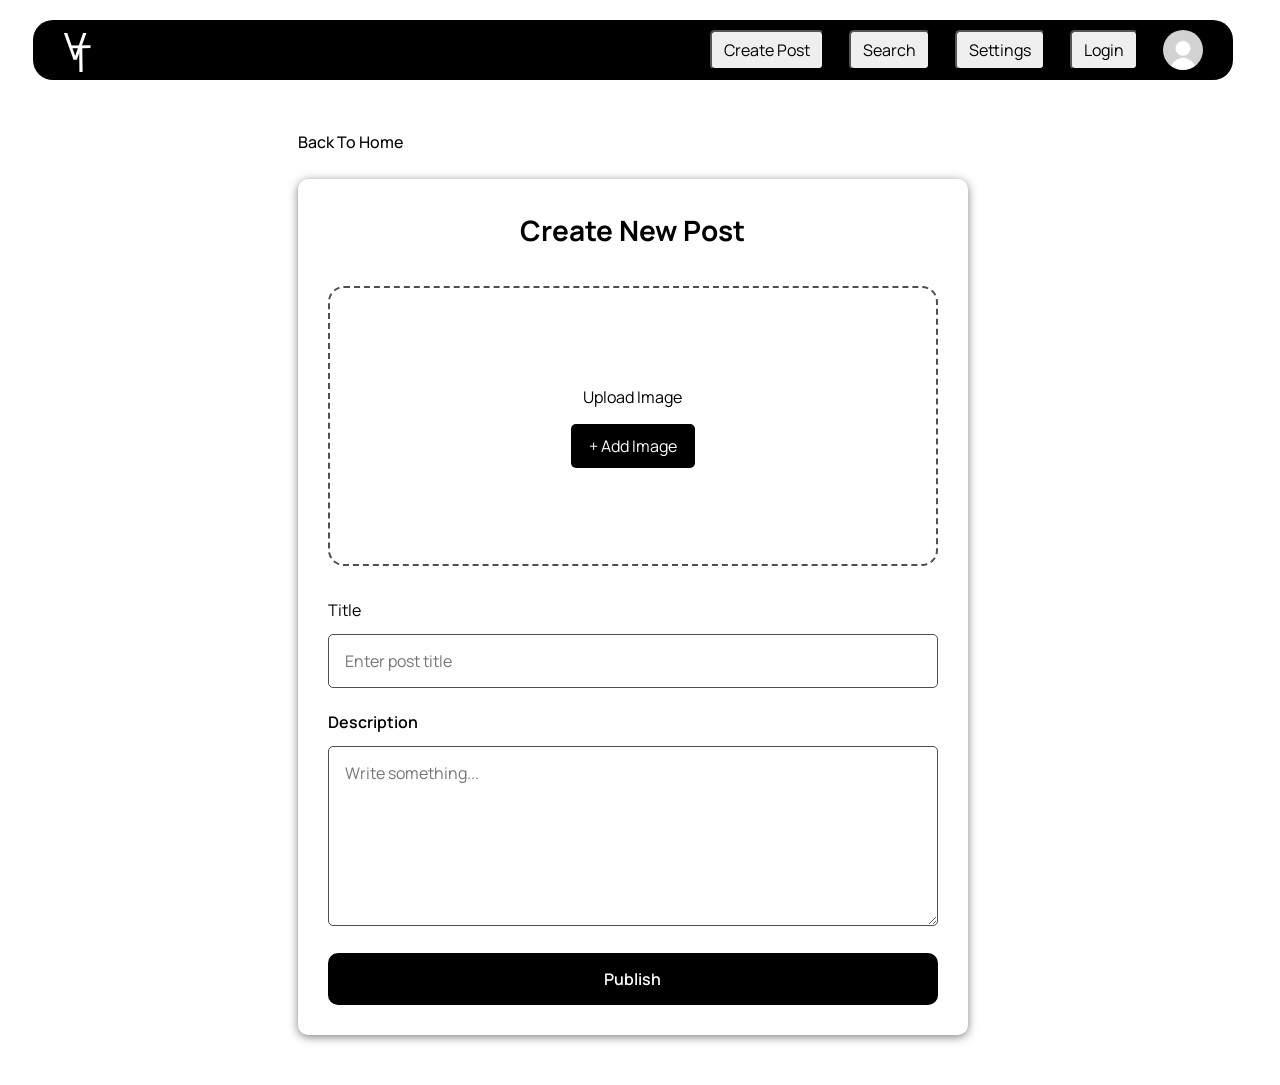
<file: frontend/create-post.html>
<!DOCTYPE html>
<html lang="en">
<head>
    <meta charset="UTF-8">
    <meta name="viewport" content="width=device-width, initial-scale=1.0">
    <title>VT Blog</title>
    <link rel="preconnect" href="https://fonts.googleapis.com">
    <link rel="preconnect" href="https://fonts.gstatic.com" crossorigin>
    <link href="https://fonts.googleapis.com/css2?family=Heebo:wght@100..900&family=Manrope:wght@200..800&display=swap" rel="stylesheet">
    <link rel="stylesheet" href="./css/style.css">
    <link rel="stylesheet" href="./css/components.css">
    <link rel="stylesheet" href="./css/register.css">
    <link rel="stylesheet" href="./css/profile.css">
    <link rel="stylesheet" href="./css/login.css">
    <link rel="stylesheet" href="./css/post.css">
    <link rel="stylesheet" href="./css/create-post.css">
</head>

<body>

    <header class="header">

        <div class="container">

            <a class="header-logo" href="index.html">
                <img class="header-logo-image"
                 src="./assets/icons/Logo.svg"
                 alt="VT Logo"
                 width="50"
                 height="50"
                 loading="lazy">
            </a>   

            <div class="header-actions">

                <a href="create-post.html">
                    <button class="header-action-button" id="create-postbutton">Create Post</button>
                </a>

               <button class="header-action-button" id="searchbutton">Search</button>

               <a href="settings.html">
                    <button class="header-action-button" id="settingsbutton">Settings</button>
               </a>

               <a href="login.html">
                <button class="header-action-button" id="loginbutton">Login</button>
               </a>

               <a class="header-avatar" href="profile.html">
                <img class="header-avatar-image"
                 src="./assets/images/avatar.jpeg"
                 alt="User Avatar"
                 width="40"
                 height="40"
                 loading="lazy">
            </a>
            
            </div>
            
        </div>

    </header>

        <main class="create-post">

            <a href="index.html" class="back-link">Back To Home</a>

            <div class="create-post__container">

                <h1 class="create-post__title">
                    Create New Post
                </h1>

                <form class="create-post__form">

                    <div class="create-post__image">

                        <span>Upload Image</span>

                        <button type="button">
                            + Add Image
                        </button>

                    </div>

                    <lable class="create-post__lable">
                        Title
                    </lable>

                    <input class="create-post__input" type="text" placeholder="Enter post title">

                    <label class="create-post__label">
                        Description
                    </label>

                    <textarea class="create-post__description" placeholder="Write something..."></textarea>

                    <button class="create-post__submit" type="submit">
                        Publish
                    </button>

                </form>

            </div>
        </main>

</body>
</file>
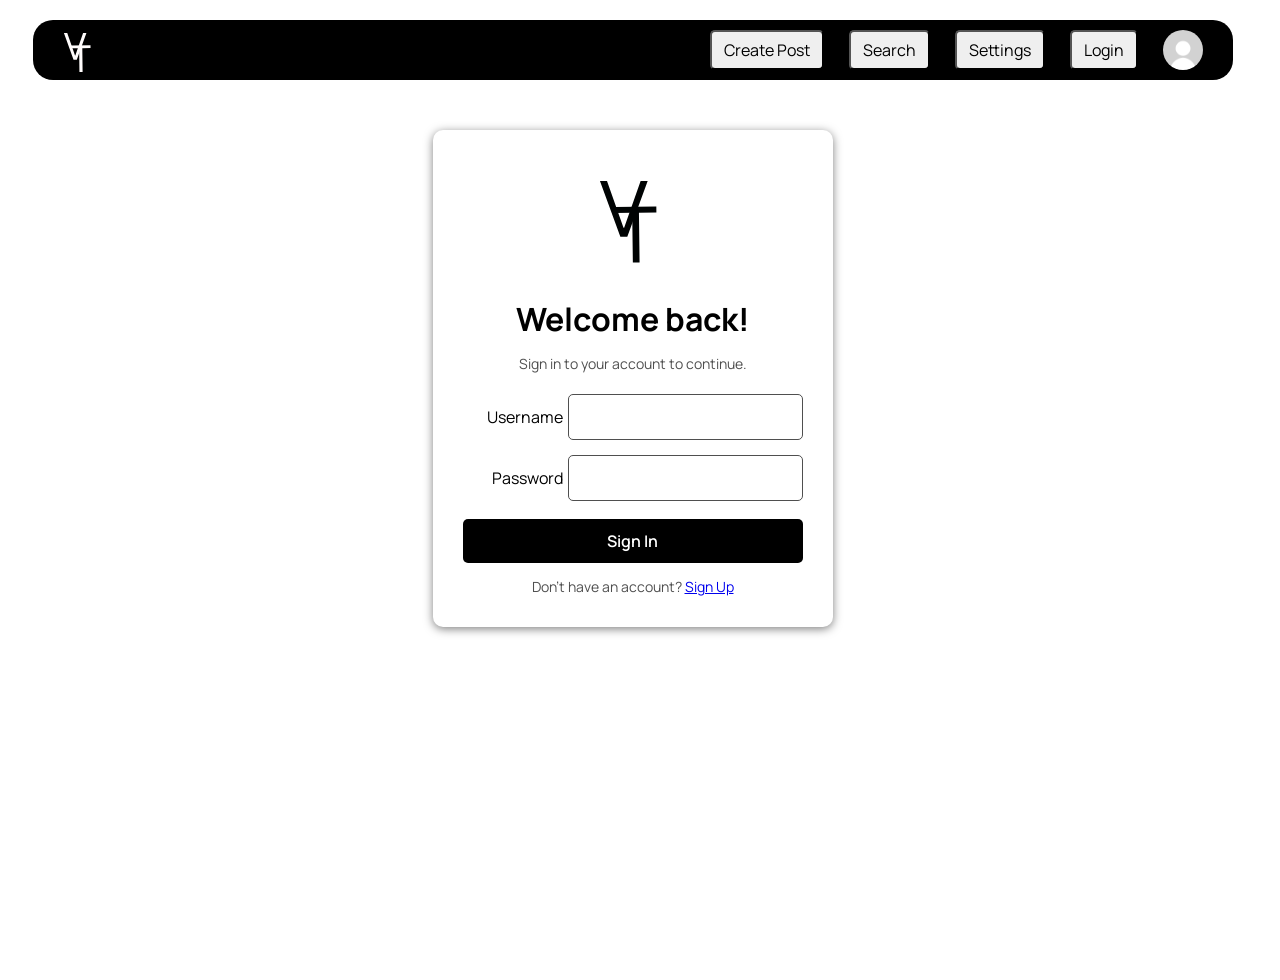
<file: frontend/login.html>
<!DOCTYPE html>
<html lang="en">
<head>
    <meta charset="UTF-8">
    <meta name="viewport" content="width=device-width, initial-scale=1.0">
    <title>VT Blog</title>
    <link rel="preconnect" href="https://fonts.googleapis.com">
    <link rel="preconnect" href="https://fonts.gstatic.com" crossorigin>
    <link href="https://fonts.googleapis.com/css2?family=Heebo:wght@100..900&family=Manrope:wght@200..800&display=swap" rel="stylesheet">
    <link rel="stylesheet" href="./css/style.css">
    <link rel="stylesheet" href="./css/components.css">
    <link rel="stylesheet" href="./css/register.css">
    <link rel="stylesheet" href="./css/profile.css">
    <link rel="stylesheet" href="./css/login.css">
</head>
<body>

    <header class="header">

        <div class="container">

            <a class="header-logo" href="index.html">
                <img class="header-logo-image"
                 src="./assets/icons/Logo.svg"
                 alt="VT Logo"
                 width="50"
                 height="50"
                 loading="lazy">
            </a>   

            <div class="header-actions">

                <a href="create-post.html">
                    <button class="header-action-button" id="create-postbutton">Create Post</button>
                </a>

               <button class="header-action-button" id="searchbutton">Search</button>

               <a href="settings.html">
                    <button class="header-action-button" id="settingsbutton">Settings</button>
               </a>

               <a href="login.html">
                <button class="header-action-button" id="loginbutton">Login</button>
               </a>

               <a class="header-avatar" href="profile.html">
                <img class="header-avatar-image"
                 src="./assets/images/avatar.jpeg"
                 alt="User Avatar"
                 width="40"
                 height="40"
                 loading="lazy">
            </a>
            
            </div>
            
        </div>

    </header>

    <main class="login">

        <div class="login-card">
            <img class="login-card__logo"
                 src="./assets/icons/Logo.svg"
                 alt="VT Logo"
                 width="50"
                 height="50"
                 loading="lazy"
            >
        

            <h1 class="login-title">
                Welcome back!
            </h1>

            <p class="login-subtitle">
                Sign in to your account to continue.
            </p>

            <form class="login-form" action="/login" method="post">

                <div class="login-form__group">
                    <label for="username" class="login-form__label">Username</label>
                    <input type="text" id="username" name="username" class="login-form__input" required>
                </div>

                <div class="login-form__group">
                    <label for="password" class="login-form__label">Password</label>
                    <input type="password" id="password" name="password" class="login-form__input" required>
                </div>

                <button type="submit" class="login-form__button">Sign In</button>

            </form>

            <p class="login-register">
                Don't have an account? <a href="register.html" class="login-register__link">Sign Up</a>
            </p>

        </div>

    </main>


</body>
</file>
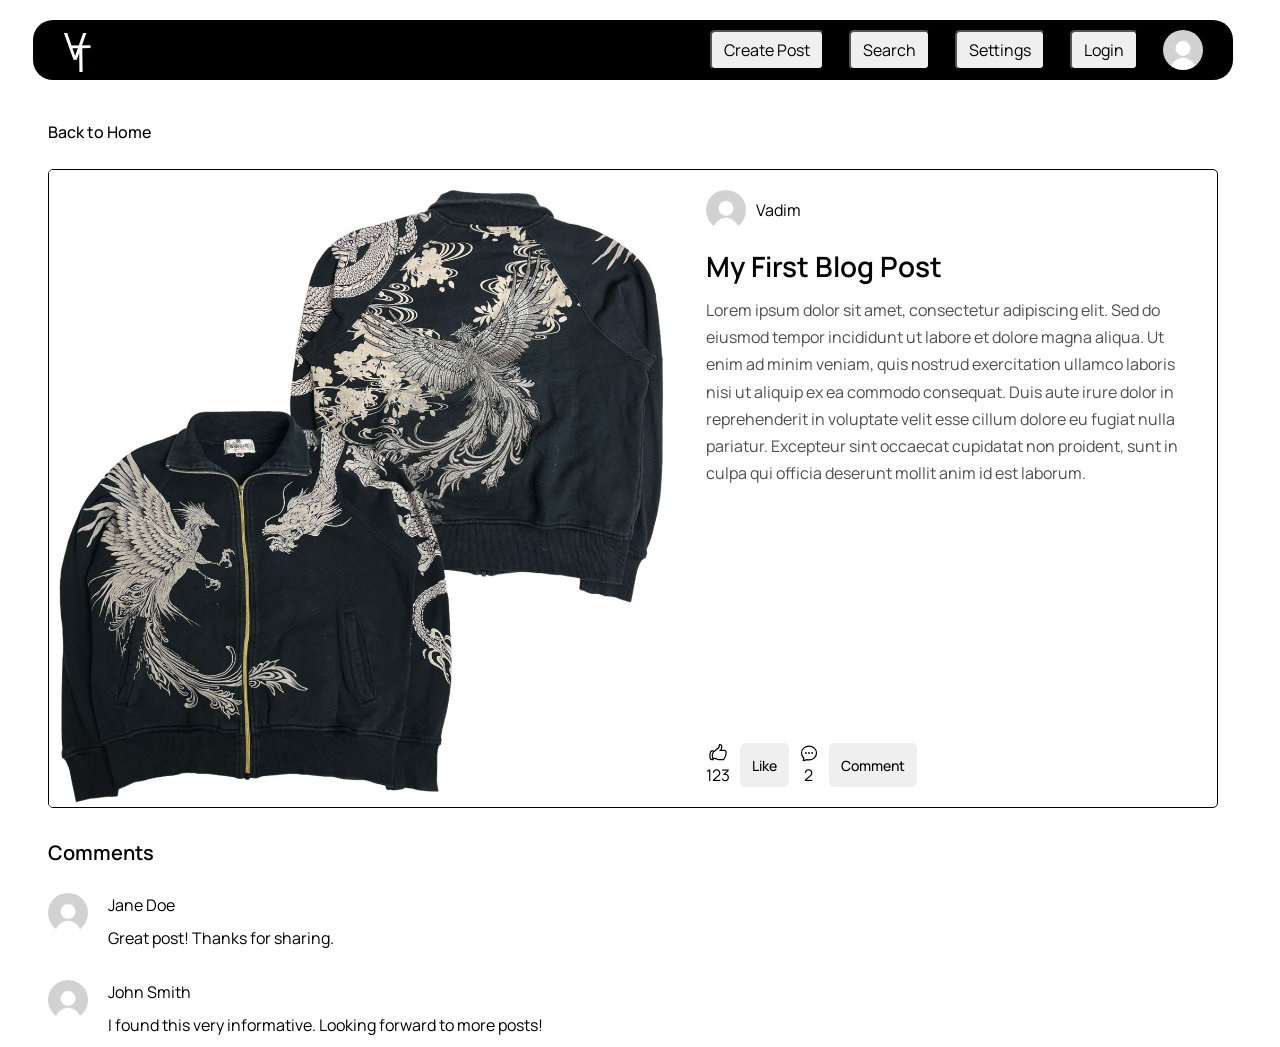
<file: frontend/post.html>
<!DOCTYPE html>
<html lang="en">
<head>
    <meta charset="UTF-8">
    <meta name="viewport" content="width=device-width, initial-scale=1.0">
    <title>VT Blog</title>
    <link rel="preconnect" href="https://fonts.googleapis.com">
    <link rel="preconnect" href="https://fonts.gstatic.com" crossorigin>
    <link href="https://fonts.googleapis.com/css2?family=Heebo:wght@100..900&family=Manrope:wght@200..800&display=swap" rel="stylesheet">
    <link rel="stylesheet" href="./css/style.css">
    <link rel="stylesheet" href="./css/components.css">
    <link rel="stylesheet" href="./css/register.css">
    <link rel="stylesheet" href="./css/profile.css">
    <link rel="stylesheet" href="./css/login.css">
    <link rel="stylesheet" href="./css/post.css">
</head>

<body>

    <header class="header">

        <div class="container">

            <a class="header-logo" href="index.html">
                <img class="header-logo-image"
                 src="./assets/icons/Logo.svg"
                 alt="VT Logo"
                 width="50"
                 height="50"
                 loading="lazy">
            </a>   

            <div class="header-actions">

                <a href="create-post.html">
                    <button class="header-action-button" id="create-postbutton">Create Post</button>
                </a>

               <button class="header-action-button" id="searchbutton">Search</button>

               <a href="settings.html">
                    <button class="header-action-button" id="settingsbutton">Settings</button>
               </a>

               <a href="login.html">
                <button class="header-action-button" id="loginbutton">Login</button>
               </a>

               <a class="header-avatar" href="profile.html">

                <img class="header-avatar-image"
                 src="./assets/images/avatar.jpeg"
                 alt="User Avatar"
                 width="40"
                 height="40"
                 loading="lazy">
            </a>
            
            </div>
            
        </div>

    </header>

    <main class="post-page">

        <a href="index.html" class="back-link">Back to Home</a>

        <article class="post">
            
            <div class="post__image-wrapper">
                <img class="post__image"
                 src="./assets/images/1.jpg"
                 alt="Post Image"
                 loading="lazy">
            </div>

            <div class="post__content">

                <div class="post__author">

                    <img class="post__author-avatar"
                        src="./assets/images/avatar.jpeg"
                        alt="Author Avatar"
                        loading="lazy">
                    
                    <span class="post__author-name">Vadim</span>

                </div>

                <h1 class="post__title">
                    My First Blog Post
                </h1>

                <p class="post__description">
                    Lorem ipsum dolor sit amet, consectetur adipiscing elit. Sed do eiusmod tempor incididunt ut labore et dolore magna aliqua. Ut enim ad minim veniam, quis nostrud exercitation ullamco laboris nisi ut aliquip ex ea commodo consequat. Duis aute irure dolor in reprehenderit in voluptate velit esse cillum dolore eu fugiat nulla pariatur. Excepteur sint occaecat cupidatat non proident, sunt in culpa qui officia deserunt mollit anim id est laborum.
                </p>

                <div class="post__actions">

                    <div class="like">
                        <svg xmlns="http://www.w3.org/2000/svg" fill="none" viewBox="0 0 24 24" stroke-width="1.5" stroke="currentColor" class="post-card__action-icon">
                            <path stroke-linecap="round" stroke-linejoin="round" d="M6.633 10.25c.806 0 1.533-.446 2.031-1.08a9.041 9.041 0 0 1 2.861-2.4c.723-.384 1.35-.956 1.653-1.715a4.498 4.498 0 0 0 .322-1.672V2.75a.75.75 0 0 1 .75-.75 2.25 2.25 0 0 1 2.25 2.25c0 1.152-.26 2.243-.723 3.218-.266.558.107 1.282.725 1.282m0 0h3.126c1.026 0 1.945.694 2.054 1.715.045.422.068.85.068 1.285a11.95 11.95 0 0 1-2.649 7.521c-.388.482-.987.729-1.605.729H13.48c-.483 0-.964-.078-1.423-.23l-3.114-1.04a4.501 4.501 0 0 0-1.423-.23H5.904m10.598-9.75H14.25M5.904 18.5c.083.205.173.405.27.602.197.4-.078.898-.523.898h-.908c-.889 0-1.713-.518-1.972-1.368a12 12 0 0 1-.521-3.507c0-1.553.295-3.036.831-4.398C3.387 9.953 4.167 9.5 5 9.5h1.053c.472 0 .745.556.5.96a8.958 8.958 0 0 0-1.302 4.665c0 1.194.232 2.333.654 3.375Z" />
                        </svg>

                        <span>123</span>
                    </div>

                    <button class="post__action-button" id="like-button">Like</button>
                    
                    <div class="comment">
                        <svg xmlns="http://www.w3.org/2000/svg" fill="none" viewBox="0 0 24 24" stroke-width="1.5" stroke="currentColor" class="post-card__action-icon">
                            <path stroke-linecap="round" stroke-linejoin="round" d="M8.625 12a.375.375 0 1 1-.75 0 .375.375 0 0 1 .75 0Zm0 0H8.25m4.125 0a.375.375 0 1 1-.75 0 .375.375 0 0 1 .75 0Zm0 0H12m4.125 0a.375.375 0 1 1-.75 0 .375.375 0 0 1 .75 0Zm0 0h-.375M21 12c0 4.556-4.03 8.25-9 8.25a9.764 9.764 0 0 1-2.555-.337A5.972 5.972 0 0 1 5.41 20.97a5.969 5.969 0 0 1-.474-.065 4.48 4.48 0 0 0 .978-2.025c.09-.457-.133-.901-.467-1.226C3.93 16.178 3 14.189 3 12c0-4.556 4.03-8.25 9-8.25s9 3.694 9 8.25Z" />
                        </svg>
                        
                        <span>2</span>
                    </div>

                    <button class="post__action-button" id="comment-button">Comment</button>
                
                </div>

            </div>

        </article>

        <section class="post-comments">

            <h2 class="post-comments__title">Comments</h2>

            <div class="post-comments__list">

                <div class="post-comment">

                    <img class="post-comment__avatar"
                        src="./assets/images/avatar.jpeg"
                        alt="Commenter Avatar"
                        loading="lazy">

                    <div class="post-comment__content">

                        <span class="post-comment__author">Jane Doe</span>

                        <p class="post-comment__text">Great post! Thanks for sharing.</p>

                    </div>

                </div>

                <div class="post-comment">

                    <img class="post-comment__avatar"
                        src="./assets/images/avatar.jpeg"
                        alt="Commenter Avatar"
                        loading="lazy">

                    <div class="post-comment__content">

                        <span class="post-comment__author">John Smith</span>

                        <p class="post-comment__text">I found this very informative. Looking forward to more posts!</p>

                    </div>

                </div>

            </div>

        </section>

    </main>

</body>
</file>
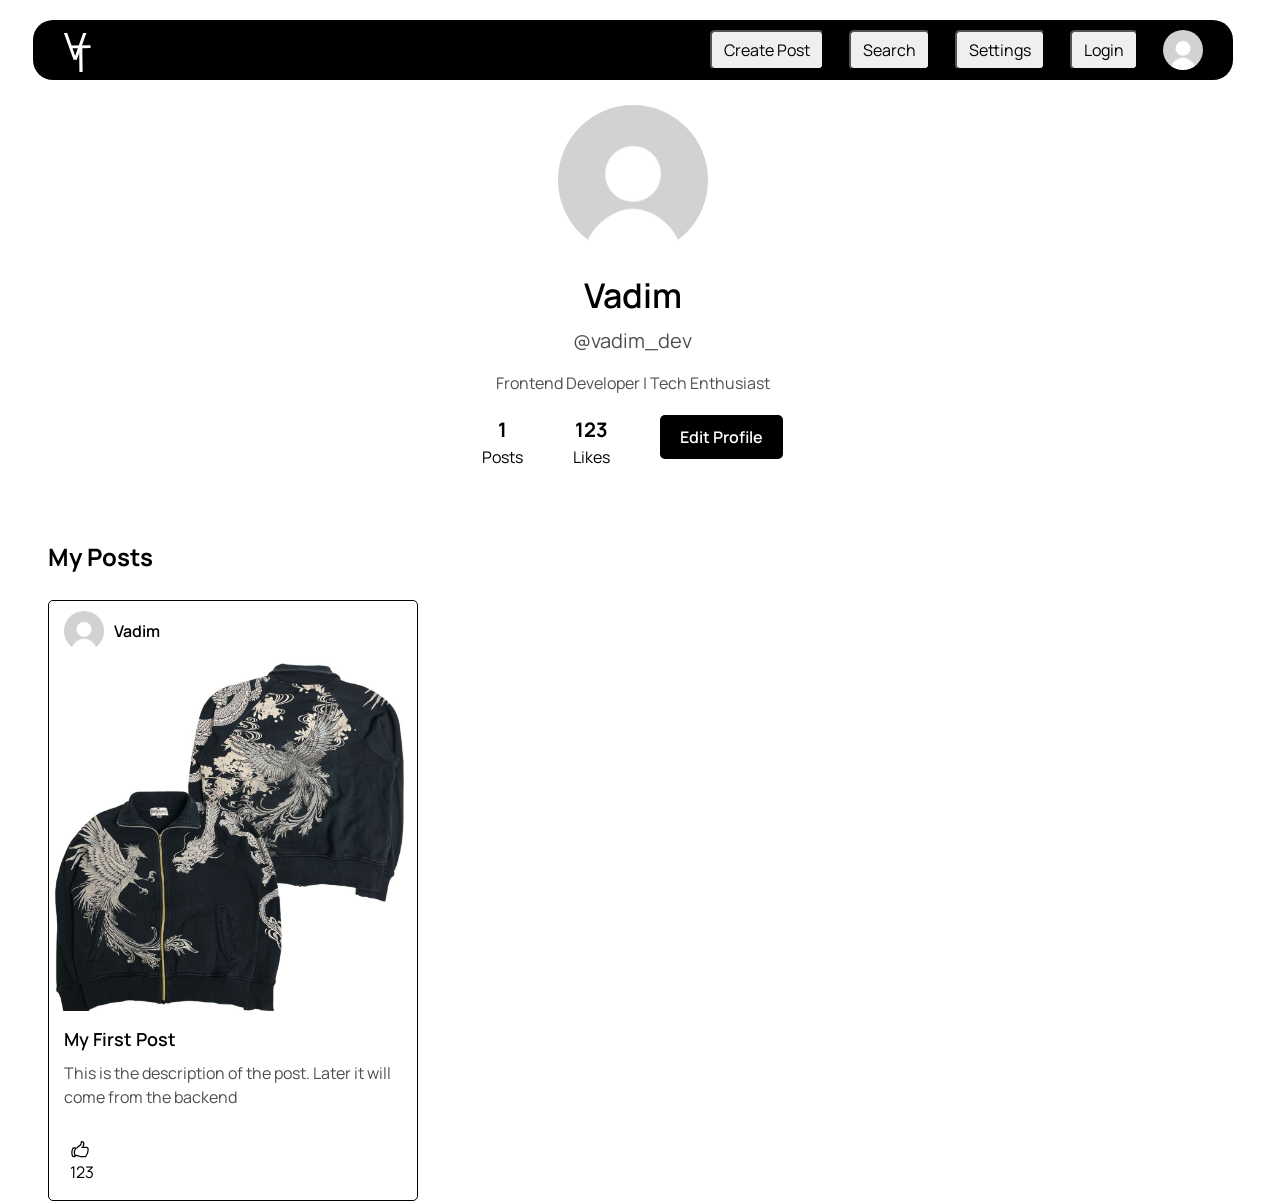
<file: frontend/profile.html>
<!DOCTYPE html>
<html lang="en">
<head>
    <meta charset="UTF-8">
    <meta name="viewport" content="width=device-width, initial-scale=1.0">
    <title>VT Blog</title>
    <link rel="preconnect" href="https://fonts.googleapis.com">
    <link rel="preconnect" href="https://fonts.gstatic.com" crossorigin>
    <link href="https://fonts.googleapis.com/css2?family=Heebo:wght@100..900&family=Manrope:wght@200..800&display=swap" rel="stylesheet">
    <link rel="stylesheet" href="./css/style.css">
    <link rel="stylesheet" href="./css/components.css">
    <link rel="stylesheet" href="./css/register.css">
    <link rel="stylesheet" href="./css/profile.css">
    <link rel="stylesheet" href="./css/login.css">
</head>
<body>
    <header class="header">

        <div class="container">

            <a class="header-logo" href="index.html">
                <img class="header-logo-image"
                 src="./assets/icons/Logo.svg"
                 alt="VT Logo"
                 width="50"
                 height="50"
                 loading="lazy">
            </a>   

            <div class="header-actions">

                <a href="create-post.html">
                    <button class="header-action-button" id="create-postbutton">Create Post</button>
                </a>

               <button class="header-action-button" id="searchbutton">Search</button>

               <a href="settings.html">
                    <button class="header-action-button" id="settingsbutton">Settings</button>
               </a>

               <a href="login.html">
                <button class="header-action-button" id="loginbutton">Login</button>
               </a>

               <a class="header-avatar" href="index.html">
                <img class="header-avatar-image"
                 src="./assets/images/avatar.jpeg"
                 alt="User Avatar"
                 width="40"
                 height="40"
                 loading="lazy">
            </a>
            
            </div>
            
        </div>

</header>

<main class="profile">

    <section class="profile-info">
        <img class="profile-avatar"
            src="./assets/images/avatar.jpeg"
                alt="User Avatar"
                width="150"
                height="150"
                loading="lazy"
        >

        <h1 class="profile-name">
            Vadim
        </h1>

        <p class="profile-username">
            @vadim_dev
        </p>
        
        <p class="profile-bio">
            Frontend Developer | Tech Enthusiast
        </p>
        
        <div class="profile-stats">
            
            <div class="profile-stat">
                <span class="profile-stat-number">1</span>
                <span class="profile-stat-text">Posts</span>
            </div>

            <div class="profile-stat">
                <span class="profile-stat-number">123</span>
                <span class="profile-stat-text">Likes</span>
            </div>

            <a href="settings.html">
                <button class="profile-edit-button">Edit Profile</button>
            </a>

        </div>
    </section>

    <section class="profile-posts">

        <h2 class="profile-posts-title">My Posts</h2>

        <div class="posts">
            
            <article class="post-card">

                <div class="post-card__header">

                    <div class="post-card__author">

                        <img class="post-card__avatar"
                            src="./assets/images/avatar.jpeg"
                            alt="User Avatar"
                        >

                        <span class="post-card__username">
                            Vadim
                        </span>

                    </div>
                </div>

                <img class="post-card__image"
                    src="./assets/images/1.jpg"
                    alt="Post Image"
                >

                <div class="post-card__content">

                    <h2 class="post-card__title">My First Post</h2>

                    <p class="post-card__description">
                        This is the description of the post. Later it will come from the backend
                    </p>

                </div>

                <div class="post-card__footer">

                    <button class="post-card__action">

                        <svg xmlns="http://www.w3.org/2000/svg" fill="none" viewBox="0 0 24 24" stroke-width="1.5" stroke="currentColor" class="post-card__action-icon">
                            <path stroke-linecap="round" stroke-linejoin="round" d="M6.633 10.25c.806 0 1.533-.446 2.031-1.08a9.041 9.041 0 0 1 2.861-2.4c.723-.384 1.35-.956 1.653-1.715a4.498 4.498 0 0 0 .322-1.672V2.75a.75.75 0 0 1 .75-.75 2.25 2.25 0 0 1 2.25 2.25c0 1.152-.26 2.243-.723 3.218-.266.558.107 1.282.725 1.282m0 0h3.126c1.026 0 1.945.694 2.054 1.715.045.422.068.85.068 1.285a11.95 11.95 0 0 1-2.649 7.521c-.388.482-.987.729-1.605.729H13.48c-.483 0-.964-.078-1.423-.23l-3.114-1.04a4.501 4.501 0 0 0-1.423-.23H5.904m10.598-9.75H14.25M5.904 18.5c.083.205.173.405.27.602.197.4-.078.898-.523.898h-.908c-.889 0-1.713-.518-1.972-1.368a12 12 0 0 1-.521-3.507c0-1.553.295-3.036.831-4.398C3.387 9.953 4.167 9.5 5 9.5h1.053c.472 0 .745.556.5.96a8.958 8.958 0 0 0-1.302 4.665c0 1.194.232 2.333.654 3.375Z" />
                        </svg>
              
                        <span>123</span>

                    </button>  

                </div>
                    
            </article> 

        </div>

    </section>

</main>

</body>
</file>
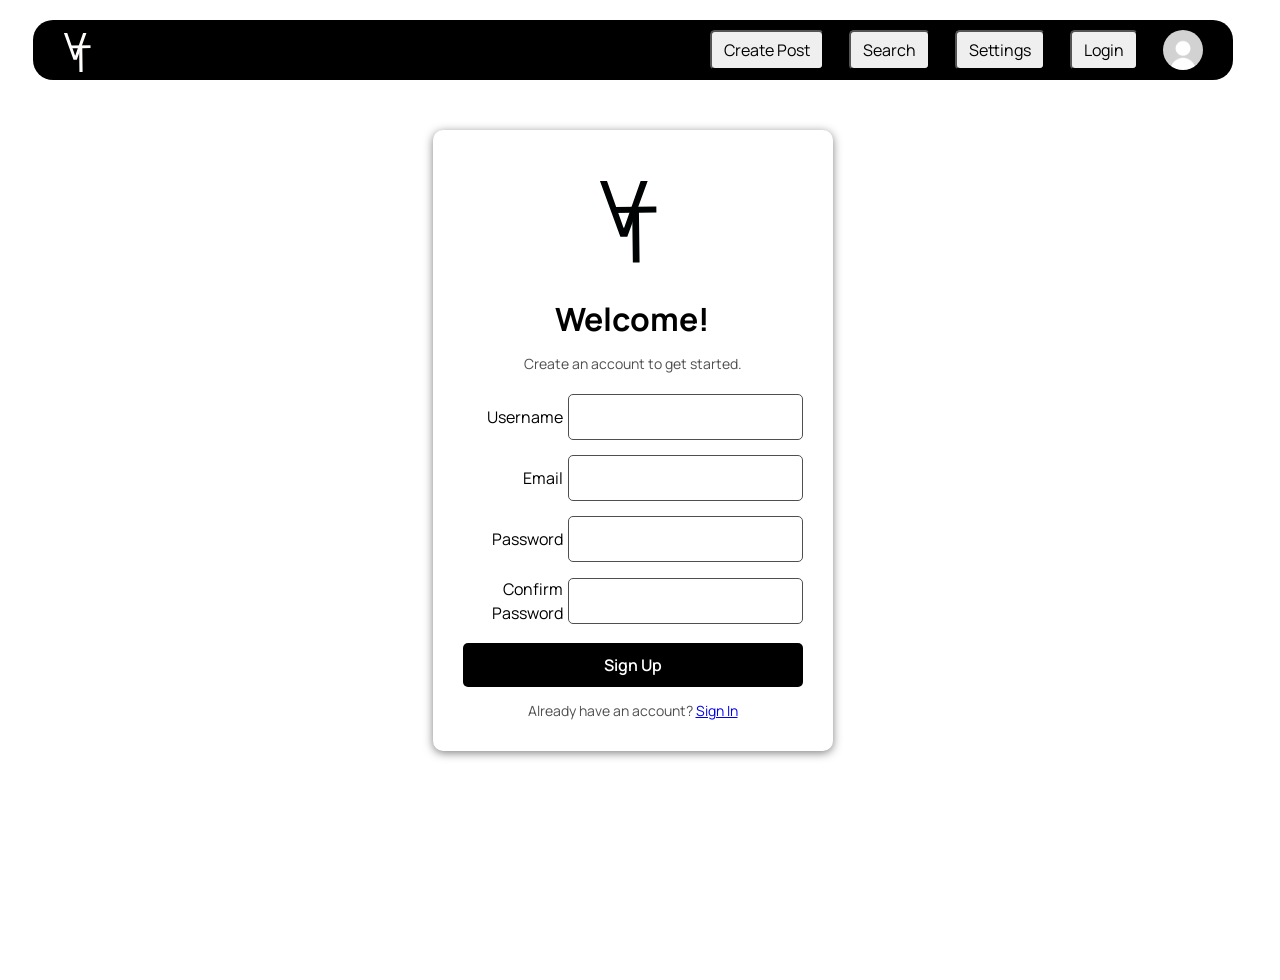
<file: frontend/register.html>
<!DOCTYPE html>
<html lang="en">
<head>
    <meta charset="UTF-8">
    <meta name="viewport" content="width=device-width, initial-scale=1.0">
    <title>VT Blog</title>
    <link rel="preconnect" href="https://fonts.googleapis.com">
    <link rel="preconnect" href="https://fonts.gstatic.com" crossorigin>
    <link href="https://fonts.googleapis.com/css2?family=Heebo:wght@100..900&family=Manrope:wght@200..800&display=swap" rel="stylesheet">
    <link rel="stylesheet" href="./css/style.css">
    <link rel="stylesheet" href="./css/components.css">
    <link rel="stylesheet" href="./css/register.css">
    <link rel="stylesheet" href="./css/profile.css">
    <link rel="stylesheet" href="./css/login.css">
</head>
<body>
    <header class="header">

        <div class="container">

            <a class="header-logo" href="index.html">
                <img class="header-logo-image"
                 src="./assets/icons/Logo.svg"
                 alt="VT Logo"
                 width="50"
                 height="50"
                 loading="lazy">
            </a>   

            <div class="header-actions">

                <a href="create-post.html">
                    <button class="header-action-button" id="create-postbutton">Create Post</button>
                </a>

               <button class="header-action-button" id="searchbutton">Search</button>

               <a href="settings.html">
                    <button class="header-action-button" id="settingsbutton">Settings</button>
               </a>

               <a href="login.html">
                <button class="header-action-button" id="loginbutton">Login</button>
               </a>

               <a class="header-avatar" href="index.html">
                <img class="header-avatar-image"
                 src="./assets/images/avatar.jpeg"
                 alt="User Avatar"
                 width="40"
                 height="40"
                 loading="lazy">
            </a>
            
            </div>
            
        </div>

</header>

<main class="register">
    <div class="register-card">
            <img class="register-card__logo"
                 src="./assets/icons/Logo.svg"
                 alt="VT Logo"
                 width="50"
                 height="50"
                 loading="lazy"
            >

            <h1 class="register-title">
                Welcome!
            </h1>

            <p class="register-subtitle">
                Create an account to get started.
            </p>

            <form class="register-form" action="/register" method="post">

                <div class="register-form__group">
                    <label for="username" class="register-form__label">Username</label>
                    <input type="text" id="username" name="username" class="register-form__input" required>
                </div>

                <div class="register-form__group">
                    <label for="email" class="register-form__label">Email</label>
                    <input type="email" id="email" name="email" class="register-form__input" required>
                </div>

                <div class="register-form__group">
                    <label for="password" class="register-form__label">Password</label>
                    <input type="password" id="password" name="password" class="register-form__input" required>
                </div>

                <div class="register-form__group">
                    <label for="confirm_password" class="register-form__label">Confirm Password</label>
                    <input type="password" id="confirm_password" name="confirm_password" class="register-form__input" required>
                </div>

                <button type="submit" class="register-form__button">Sign Up</button>

            </form>

            <p class="login-register">
                Already have an account? <a href="login.html" class="login-register__link">Sign In</a>
            </p>
</main>

</body>
</file>
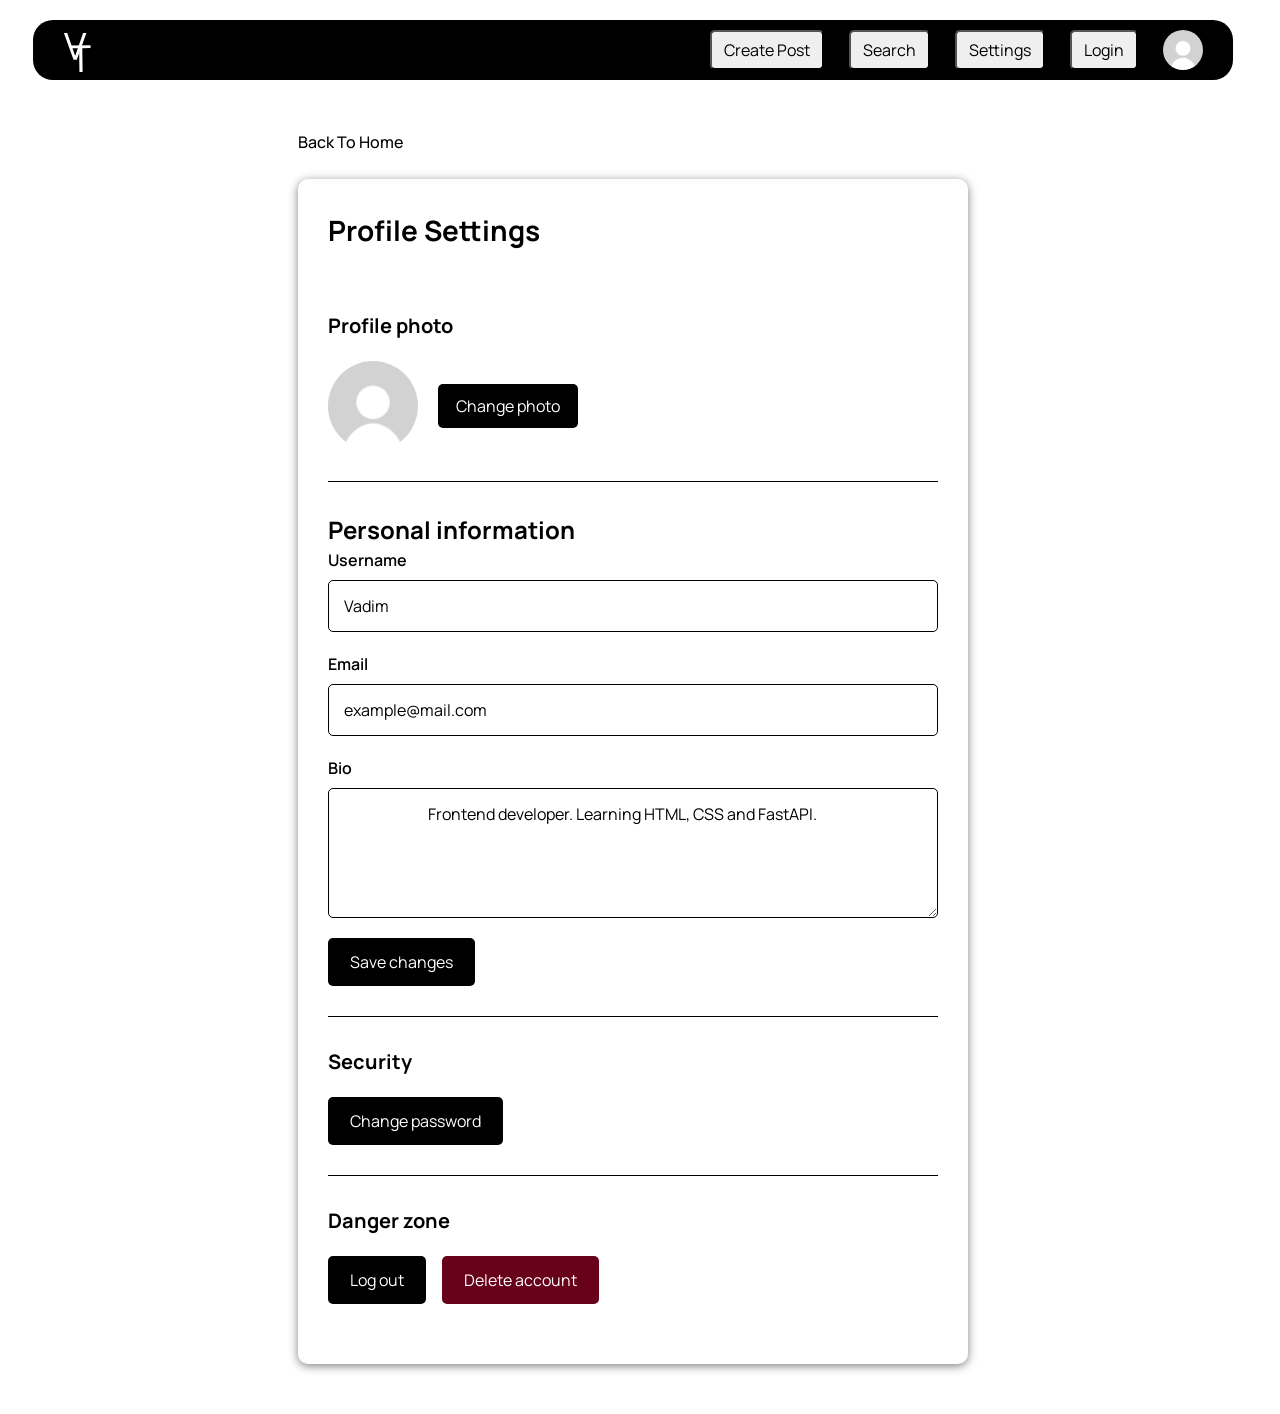
<file: frontend/settings.html>
<!DOCTYPE html>
<html lang="en">
<head>
    <meta charset="UTF-8">
    <meta name="viewport" content="width=device-width, initial-scale=1.0">
    <title>VT Blog</title>
    <link rel="preconnect" href="https://fonts.googleapis.com">
    <link rel="preconnect" href="https://fonts.gstatic.com" crossorigin>
    <link href="https://fonts.googleapis.com/css2?family=Heebo:wght@100..900&family=Manrope:wght@200..800&display=swap" rel="stylesheet">
    <link rel="stylesheet" href="./css/style.css">
    <link rel="stylesheet" href="./css/components.css">
    <link rel="stylesheet" href="./css/register.css">
    <link rel="stylesheet" href="./css/profile.css">
    <link rel="stylesheet" href="./css/login.css">
    <link rel="stylesheet" href="./css/post.css">
    <link rel="stylesheet" href="./css/create-post.css">
    <link rel="stylesheet" href="./css/settings.css">
</head>
<body>
    <header class="header">

        <div class="container">

            <a class="header-logo" href="index.html">
                <img class="header-logo-image"
                 src="./assets/icons/Logo.svg"
                 alt="VT Logo"
                 width="50"
                 height="50"
                 loading="lazy">
            </a>   

            <div class="header-actions">

                <a href="create-post.html">
                    <button class="header-action-button" id="create-postbutton">Create Post</button>
                </a>

               <button class="header-action-button" id="searchbutton">Search</button>

               <a href="settings.html">
                    <button class="header-action-button" id="settingsbutton">Settings</button>
               </a>

               <a href="login.html">
                <button class="header-action-button" id="loginbutton">Login</button>
               </a>

               <a class="header-avatar" href="profile.html">
                <img class="header-avatar-image"
                 src="./assets/images/avatar.jpeg"
                 alt="User Avatar"
                 width="40"
                 height="40"
                 loading="lazy">
            </a>
            
            </div>
            
        </div>

    </header>

    <main class="settings">

        <a href="index.html" class="back-link">Back To Home</a>

        <div class="settings__container">
            
            <h1 class="settings__title">Profile Settings</h1>

            <section class="settings-section">

                <h2 class="settings-section__title">
                    Profile photo
                </h2>

                <div class="settings-avatar">

                    <img 
                    class="settings-avatar__image"
                    src="./assets/images/avatar.jpeg"
                    alt="Profile avatar"
                    >

                    <button
                        type="button"
                        class="settings-avatar__button"
                    >Change photo
                    </button>

                </div>

            </section>

            <section class="settings-section">

                <h2 class="settins-section__title">
                    Personal information
                </h2>

                <form class="settings-form">

                    <label class="settings-form__label">
                        Username

                        <input
                            type="text"
                            class="settings-form__input"
                            value="Vadim"
                        >

                    </label>

                    <label class="settings-form__label">
                        Email

                        <input
                            type="email"
                            class="settings-form__input"
                            value="example@mail.com"
                        >

                    </label>

                    <lable class="settings-form__label">
                        Bio

                        <textarea
                            class="settings-form__textarea">
                            Frontend developer. Learning HTML, CSS and FastAPI.
                        </textarea>
                        
                    </lable>

                    <button 
                        class="settings-form__submit"
                        type="submit"
                    >
                        Save changes
                    </button>


                </form>

            </section>

            <section class="settings-section">

                <h2 class="settings-section__title">
                    Security
                </h2>

                <button
                    type="button"
                    class="settings-security__button"
                >
                    Change password
                </button>

            </section>

            <section class="settings-section settings-section__danger">

                <h2 class="settings-section__title">
                    Danger zone
                </h2>

                <div class="settings-actions__danger">

                    <button
                        type="button"
                        class="settings-logout__button"
                    >
                        Log out
                    </button>

                    <button
                        type="button"
                        class="settings-delete__button"
                    >
                        Delete account
                    </button>

                </div>

            </section>

        </div>

    </main>
</file>
<file: frontend/css/style.css>
/**
  Нормализация блочной модели
 */
*,
::before,
::after {
  box-sizing: border-box;
}

/**
  Убираем внутренние отступы слева тегам списков,
  у которых есть атрибут class
 */
:where(ul, ol):where([class]) {
  padding-left: 0;
}

/**
  Убираем внешние отступы body и двум другим тегам,
  у которых есть атрибут class
 */
body,
:where(blockquote, figure, fieldset):where([class]) {
  margin: 0;
}

/**
  Убираем внешние отступы вертикали нужным тегам,
  у которых есть атрибут class
 */
:where(
  h1,
  h2,
  h3,
  h4,
  h5,
  h6,
  p,
  ul,
  ol,
  dl
):where([class]) {
  margin-block: 0;
}

:where(dd[class]) {
  margin-left: 0;
}

:where(fieldset[class]) {
  padding: 0;
  border: none;
}

/**
  Убираем стандартный маркер маркированному списку,
  у которого есть атрибут class
 */
:where(ul[class]) {
  list-style: none;
}

:where(address[class]) {
  font-style: normal;
}

/**
  Обнуляем вертикальные внешние отступы параграфа,
  объявляем локальную переменную для внешнего отступа вниз,
  чтобы избежать взаимодействие с более сложным селектором
 */
p {
  --paragraphMarginBottom: 24px;

  margin-block: 0;
}

/**
  Внешний отступ вниз для параграфа без атрибута class,
  который расположен не последним среди своих соседних элементов
 */
p:where(:not([class]):not(:last-child)) {
  margin-bottom: var(--paragraphMarginBottom);
}


/**
  Упрощаем работу с изображениями и видео
 */
img,
video {
  display: block;
  max-width: 100%;
  height: auto;
}

/**
  Наследуем свойства шрифт для полей ввода
 */
input,
textarea,
select,
button {
  font: inherit;
}

html {
  /**
    Пригодится в большинстве ситуаций
    (когда, например, нужно будет "прижать" футер к низу сайта)
   */
  height: 100%;
  /**
    Убираем скачок интерфейса по горизонтали
    при появлении / исчезновении скроллбара
   */
  scrollbar-gutter: stable;
  /**
    Плавный скролл
   */
  scroll-behavior: smooth;
}

body {
  /**
    Пригодится в большинстве ситуаций
    (когда, например, нужно будет "прижать" футер к низу сайта)
   */
  min-height: 100%;
  /**
    Унифицированный интерлиньяж
   */
  line-height: 1.5;
}

/**
  Нормализация высоты элемента ссылки при его инспектировании в DevTools
 */
a:where([class]) {
  display: inline-flex;
}

/**
  Курсор-рука при наведении на элемент
 */
button,
label {
  cursor: pointer;
}

/**
  Убирает серую подсветку при тапе на мобильных устройствах (iOS/Android)
 */
button {
  -webkit-tap-highlight-color: transparent;
}

/**
  Приводим к единому цвету svg-элементы
  (за исключением тех, у которых уже указан
  атрибут fill со значением 'none' или начинается с 'url')
 */
:where([fill]:not(
  [fill="none"],
  [fill^="url"]
)) {
  fill: currentColor;
}

/**
  Приводим к единому цвету svg-элементы
  (за исключением тех, у которых уже указан
  атрибут stroke со значением 'none')
 */
:where([stroke]:not(
  [stroke="none"],
  [stroke^="url"]
)) {
  stroke: currentColor;
}

/**
  Чиним баг задержки смены цвета при взаимодействии с svg-элементами
 */
svg * {
  transition-property: fill, stroke;
}

/**
  Приведение рамок таблиц в классический 'collapse' вид
 */
:where(table) {
  border-collapse: collapse;
  border-color: currentColor;
}

/**
  Удаляем все анимации и переходы для людей,
  которые предпочитают их не использовать
 */
@media (prefers-reduced-motion: reduce) {
  *,
  ::before,
  ::after {
    animation-duration: 0.01ms !important;
    animation-iteration-count: 1 !important;
    transition-duration: 0.01ms !important;
    scroll-behavior: auto !important;
  }
}

:root {
    --color-dark: #000000;
    --color-light: #ffffff;
    --color-dark-gray: #4f4f4f;

    --border-radius: 5px;

    --container-weight: 1200px;
    --container-padding-x: 15px;

    --transition-duration: 0.2s;

    --header-height: 60px;
}

.visually-hidden {
  position: absolute !important;
  width: 1px !important;
  height: 1px !important;
  margin: -1px !important;
  border: 0 !important;
  padding: 0 !important;
  white-space: nowrap !important;
  clip-path: inset(100%) !important;
  clip: rect(0 0 0 0) !important;
  overflow: hidden !important;
}

body {
    font-family: 'Manrope', sans-serif;
}

a,
button,
input,
textarea,
svg * {
    transition-duration: var(--transition-duration);
}

.container {
    max-width: var(--container-weight);
    padding: 0 var(--container-padding-x);
    margin: 0 auto;
}
</file>
<file: frontend/css/components.css>
.header {
    height: var(--header-height);
}

.header .container {
    height: 100%;
    background-color: var(--color-dark);

    margin: 0 auto;
    padding: 0 var(--container-padding-x);
    border-radius: 20px;
    margin-top: 20px;

    display: flex;
    justify-content: space-between;
    align-items: center;
}

.header-logo {
    text-decoration: none;
    flex-shrink: 0;
    margin-left: 15px;
}

.header-logo-image {
    height: 55px;
    width: auto;
}

.header-logo:hover {
    transform: translateY(-2px);
}

.header-actions {
    display: flex;
    align-items: center;
}

.header-action-button {
    display: inline-block;

    border-radius: var(--border-radius);

    text-decoration: none;

    padding: 6px 12px;
    margin-right: 25px;

}

.header-action-button:hover {
    transform: translateY(-2px);
}

.header-avatar {
    display: inline-block;
    border-radius: 50%;
    overflow: hidden;
    margin-right: 15px;
}

.header-avatar:hover {
    transform: translateY(-2px);
}

.posts {
    display: grid;
    grid-template-columns: repeat(3, 1fr);
    gap: 30px;

    max-width: var(--container-weight);
    margin: 25px auto;
}

.post-card {
    display: flex;
    flex-direction: column;

    background: var(--color-light);

    color: inherit;
    text-decoration: none;
    
    border-radius: var(--border-radius);
    
    overflow: hidden;

    border: 1px solid var(--color-dark);

    transition: .2s;
}

.post-card:hover {
    transform: translateY(-4px);

    box-shadow: 0 10px 25px rgba(0, 0, 0, 0.8);
}

.post-card__header {
    display: flex;

    justify-content: space-between;

    align-items: center;

    padding: 10px 15px;
}

.post-card__author {
    display: flex;

    align-items: center;

    gap: 10px;
}

.post-card__avatar {
    width: 40px;
    height: 40px;

    border-radius: 50%;
    object-fit: cover;
}

.post-card__username {
    font-weight: 600;
}

.post-card__image {
    width: 100%;
    height: 350px;

    object-fit: cover;
}

.post-card__content {
    padding: 15px;
}

.post-card__title {
    font-size: 18px;
    font-weight: 600;

    margin-bottom: 8px;
}

.post-card__description {
    font-size: 16px;
    color: var(--color-dark-gray);
}

.post-card__footer {
    display: flex;

    gap: 10px;

    padding: 15px;
}

.post-card__action {
    display: flex;

    flex-direction: column;
    
    border: none;

    background: transparent;
    
    font-size: 16px;

    cursor: pointer;
}

.post-card__action-icon {
    width: 20px;
    height: 20px;

}

@media (max-width: 1240px) {

    .header {
        margin-inline: 20px;
    }

    .posts {
        grid-template-columns: repeat(2, 1fr);

        margin-inline: 20px;
    }
}

@media (max-width: 650px) {

    .header .container {
        margin-top: 15px;
    }

    .header-logo {
        margin-left: 10px;
    }

    .header-logo-image {
        height: 40px;
        width: auto;
    }

    .header-action-button {
        padding: 4px 8px;

        margin-right: 15px;
    }

    .header-avatar {
        margin-right: 5px;
    }

    .posts {
        margin-block: 15px;

        gap: 15px;
    }
}
</file>
<file: frontend/css/register.css>
.register {
    min-height: 100vh;

    display: flex;

    flex-direction: column;

    align-items: center;
}

.register-card {
    width: 400px;

    padding: 30px;

    margin-top: 50px;

    border-radius: 10px;

    box-shadow: 0 2px 10px rgba(0, 0, 0, 0.5);

    background-color: var(--color-white);
}

.register-card__logo {
    width: 70px;

    margin: 0 auto 20px;  

    filter: invert(1);
}

.register-title {
    text-align: center;

    margin-bottom: 10px;
}

.register-subtitle {
    text-align: center;

    font-size: 14px;
    color: var(--color-dark-gray);

    margin-bottom: 20px;
}

.register-form {
    display: flex;

    flex-direction: column;

    gap: 15px;
}

.register-form__group {
    display: flex;

    align-items: center;

    gap: 5px;
}

.register-form__input {
    flex: 1;
    padding: 10px 14px;

    font-size: 16px;

    border: 1px solid var(--color-dark-gray);
    border-radius: var(--border-radius);

    background-color: var(--color-white);
}

.register-form__label {
    width: 100px;
    text-align: right;
}

.register-form__button{
    padding: 10px 14px;

    margin-top: 3px;
    margin-bottom: 3px;

    font-size: 16px;
    font-weight: 600;

    color: var(--color-light);
    background-color: var(--color-dark);

    border: none;
    border-radius: var(--border-radius);

    cursor: pointer;
}

.register-form__button:hover {
    background-color: var(--color-dark-gray);

    transform: translateY(-2px);
}

.login-register {
    text-align: center;

    font-size: 14px;
    color: var(--color-dark-gray);

    margin-top: 10px;
}

@media (max-width: 650px) {
    .register-card {
        margin-top: 30px;
    }
}
</file>
<file: frontend/css/profile.css>
.profile {
    max-width: var(--container-weight);
    margin: 25px auto;
    padding: 0 15px;
}

.profile-info {
    display: flex;
    flex-direction: column;
    align-items: center;

    margin-bottom: 50px;
}

.profile-avatar {
    width: 150px;
    height: 150px;

    border-radius: 50%;
    overflow: hidden;

    object-fit: cover;

    margin-bottom: 15px;
}

.profile-name {
    font-size: 34px;
    font-weight: 600;

    margin-bottom: 5px;
}

.profile-username {
    font-size: 20px;
    color: var(--color-dark-gray);

    margin-bottom: 15px;
}

.profile-bio {
    max-width: 500px;

    font-size: 16px;
    color: var(--color-dark-gray);

    text-align: center;

    margin-bottom: 20px;
}

.profile-stats {
    display: flex;

    gap: 50px;

    margin-bottom: 20px;
}

.profile-stat {
    display: flex;
    flex-direction: column;
    align-items: center;
}

.profile-stat-number {
    font-size: 20px;
    font-weight: bold;
}

.profile-edit-button {
    padding: 10px 20px;

    font-size: 16px;
    font-weight: 600;

    color: var(--color-light);
    background-color: var(--color-dark);

    border: none;
    border-radius: var(--border-radius);

    cursor: pointer;
}

.profile-edit-button:hover {
    background-color: var(--color-dark-gray);
    transform: translateY(-2px);
}
</file>
<file: frontend/css/login.css>
.login {
    min-height: 100vh;

    display: flex;

    flex-direction: column;

    align-items: center;
}

.login-card {
    width: 400px;

    padding: 30px;

    margin-top: 50px;

    border-radius: 10px;

    box-shadow: 0 2px 10px rgba(0, 0, 0, 0.5);

    background-color: var(--color-white);
}

.login-card__logo {
    width: 70px;

    margin: 0 auto 20px;  

    filter: invert(1);
}

.login-title {
    text-align: center;

    margin-bottom: 10px;
}

.login-subtitle {
    text-align: center;

    font-size: 14px;
    color: var(--color-dark-gray);

    margin-bottom: 20px;
}

.login-form {
    display: flex;

    flex-direction: column;

    gap: 15px;
}

.login-form__group {
    display: flex;

    align-items: center;

    gap: 5px;
}

.login-form__input {
    flex: 1;
    padding: 10px 14px;

    font-size: 16px;

    border: 1px solid var(--color-dark-gray);
    border-radius: var(--border-radius);

    background-color: var(--color-white);
}

.login-form__label {
    width: 100px;
    text-align: right;
}

.login-form__button{
    padding: 10px 14px;

    margin-top: 3px;
    margin-bottom: 3px;

    font-size: 16px;
    font-weight: 600;

    color: var(--color-light);
    background-color: var(--color-dark);

    border: none;
    border-radius: var(--border-radius);

    cursor: pointer;
}

.login-form__button:hover {
    background-color: var(--color-dark-gray);

    transform: translateY(-2px);
}

.login-register {
    text-align: center;

    font-size: 14px;
    color: var(--color-dark-gray);

    margin-top: 10px;
}

@media (max-width: 650px) {
    .login-card {
        margin-top: 30px;
    }
}
</file>
<file: frontend/css/post.css>
.post-page {
    max-width: var(--container-weight);
    margin: 40px auto;
    padding: 0 15px;
}

.back-link {
    display: inline-flex;

    margin-bottom: 25px;

    color: var(--color-dark);

    text-decoration: none;

    font-weight: 500;
}

.back-link:hover {
    transform: translateY(-2px);
    opacity: 0.7;
}

.post {
    display: grid;

    grid-template-columns: 1.2fr 1fr;

    min-height: 600px;

    overflow: hidden;

    background-color: var(--color-light);

    border: 1px solid var(--color-dark);

    border-radius: var(--border-radius);
}

.post__image-wrapper {
    width: 100%;
    height: 100%;

    overflow: hidden;
}

.post__image {
    width: 100%;
    height: 100%;

    object-fit: cover;

    transition: transform 0.3s ease;
}

.post__content {
    display: flex;

    flex-direction: column;

    padding: 20px;
}

.post__author {
    display: flex;

    align-items: center;

    gap: 10px;

    margin-bottom: 15px;
}

.post__author-avatar {
    width: 40px;
    height: 40px;

    border-radius: 50%;
    overflow: hidden;

    object-fit: cover;
}

.post__author-username {
    font-weight: 600;
}

.post__title {
    font-size: 28px;
    font-weight: 600;

    margin-bottom: 10px;
}

.post__description {
    font-size: 16px;
    color: var(--color-dark-gray);
    line-height: 1.7;

    margin-bottom: 20px;
}

.post__actions {
    display: flex;

    gap: 10px;

    margin-top: auto;
}

.post__action-button {
    display: inline-flex;

    align-items: center;

    gap: 5px;

    padding: 8px 12px;

    font-size: 14px;
    font-weight: 500;

    color: var(--color-dark);

    border: none;
    border-radius: var(--border-radius);

    cursor: pointer;
}

.post__action-button:hover {
    transform: translateY(-2px);
}

.like {
    display: flex;

    align-items: center;

    flex-direction: column;
}

.comment {
    display: flex;

    align-items: center;

    flex-direction: column;
}

.post-comments {
    margin-top: 30px;
    
    max-width: 600px;
}

.post-comments__title {
    font-size: 20px;
    font-weight: 600;

    margin-bottom: 15px;
}

.post-comment {
    display: flex;

    gap: 20px;

    padding: 10px 0;

    margin-bottom: 10px;
}

.post-comment__avatar {
    width: 40px;
    height: 40px;

    border-radius: 50%;
    overflow: hidden;

    object-fit: cover;
}

.post-comment__content {
    display: flex;

    flex-direction: column;

    gap: 5px;
}

.post-comment__author {
    display: block;

    margin-bottom: 4px;
}

.post-comment__text {
    margin: 0;
}

@media (max-width: 650px) {

    .post-page {
        margin: 20px auto;
    }

}
</file>
<file: frontend/css/create-post.css>
.create-post {
    max-width: 700px;

    margin: 0 auto;

    min-height: calc(100vh - var(--header-height));

    padding: 50px 15px;
}

.create-post__container {
    padding: 30px;
    
    border-radius: 10px;

    box-shadow: 0 2px 10px rgba(0, 0, 0, 0.5);

    background-color: var(--color-white);
}

.create-post__title {
    margin-bottom: 35px;
    
    font-size: 28px;
    text-align: center;
}

.create-post__form {
    display: flex;
    flex-direction: column;

    gap: 12px;
}

.create-post__image {
    min-height: 280px;

    display: flex;
    flex-direction: column;

    justify-content: center;
    align-items: center;

    gap: 15px;

    margin-bottom: 20px;

    border: 2px dashed var(--color-dark-gray);
    border-radius: 16px;
}

.create-post__image button {
    padding: 10px 18px;

    border: none;
    border-radius: var(--border-radius);

    background-color: var(--color-dark);
    color: var(--color-light);

    cursor: pointer;

    transition: var(--transition-duration);
}

.create-post__image button:hover {
    transform: translateY(-2px);
    opacity: 0.8;
}

.create-post__label {
    margin-top: 10px;

    font-weight: 600;
}

.create-post__input {
    width: 100%;
    
    padding: 14px 16px;

    border: 1px solid var(--color-dark-gray);
    border-radius: var(--border-radius);

    outline: none;

    background-color: var(--color-light);

    transition: var(--transition-duration);
}

.create-post__input:focus {
    border-color: var(--color-dark);
}

.create-post__description {
    width: 100%;
    min-height: 180px;

    padding: 14px 16px;

    resize: vertical;

    border: 1px solid var(--color-dark-gray);
    border-radius: var(--border-radius);

    outline: none;

    line-height: 1.5;

    transition: var(--transition-duration);
}

.create-post__description:focus {
    border-color: var(--color-dark);
}

.create-post__submit {
    margin-top: 15px;

    padding: 14px 20px;

    border: none;
    border-radius: 10px;

    background-color: var(--color-dark);
    color: var(--color-light);

    font-weight: 600;

    cursor: pointer;

    transition: var(--transition-duration);
}

.create-post__submit:hover {
    transform: translateY(-2px);

    background-color: var(--color-dark-gray);
}

@media (max-width: 650px) {

    .create-post {
        padding: 25px 15px;
    }
    
}
</file>
<file: frontend/css/settings.css>
.settings {
    max-width: 700px;

    min-height: calc(100vh - var(--header-height));

    margin: 0 auto;

    padding: 50px 15px;
}

.settings__container {
    padding: 30px;
    
    border-radius: 10px;

    box-shadow: 0 2px 10px rgba(0, 0, 0, 0.5);

    background-color: var(--color-light);
}

.settings__title {
    margin-bottom: 30px;

    font-size: 28px;
}

.settings-section {
    padding: 30px 0;

    border-bottom: 1px solid var(--color-dark);
}

.settings-section__title {
    margin-bottom: 20px;

    font-size: 20px;
}

.settings-avatar {
    display: flex;
    align-items: center;

    gap: 20px;
}

.settings-avatar__image {
    width: 90px;
    height: 90px;

    border-radius: 50%;

    object-fit: cover;
}

.settings-avatar__button {
    padding: 10px 18px;

    border: none;
    border-radius: var(--border-radius);

    background-color: var(--color-dark);
    color: var(--color-light);

    cursor: pointer;

    transition: var(--transition-duration);
}

.settings-avatar__button:hover {
    transform: translateY(-2px);
    background-color: var(--color-dark-gray);
}

.settings-form {
    display: flex;
    flex-direction: column;

    gap: 20px;
}

.settings-form__label {
    display: flex;
    flex-direction: column;

    gap: 8px;

    font-weight: 600;
}

.settings-form__input {
    width: 100%;
    
    padding: 13px 15px;

    border: 1px solid var(--color-dark);
    border-radius: var(--border-radius);

    outline: none;

    background-color: var(--color-light);

    font-weight: 400;

    transition: var(--transition-duration);
}

.settings-form__input:focus {
    border-color: var(--color-dark-gray);
}

.settings-form__textarea {
    width: 100%;
    min-height: 130px;

    padding: 13px 15px;

    resize: vertical;

    border: 1px solid var(--color-dark);
    border-radius: var(--border-radius);

    outline: none;

    background-color: var(--color-light);

    line-height: 1.5;

    font-weight: 400;

    transition: var(--transition-duration);
}

.settings-form__textarea:focus {
    border-color: var(--color-dark-gray);
}

.settings-form__submit {
    align-self: flex-start;

    padding: 12px 22px;

    border: none;
    border-radius: var(--border-radius);

    background-color: var(--color-dark);
    color: var(--color-light);

    cursor: pointer;

    transition: var(--transition-duration);
}

.settings-form__submit:hover {
    transform: translateY(-2px);
    background-color: var(--color-dark-gray);
}

.settings-security__button {
    padding: 12px 22px;

    border: none;
    border-radius: var(--border-radius);

    background-color: var(--color-dark);
    color: var(--color-light);

    cursor: pointer;

    transition: var(--transition-duration);
}

.settings-security__button:hover {
    transform: translateY(-2px);
    background-color: var(--color-dark-gray);
}

.settings-section__danger {
    border-bottom: none;
}

.settings-actions__danger {
    display: flex;

    gap: 16px;
}

.settings-logout__button {
    padding: 12px 22px;

    border: none;
    border-radius: var(--border-radius);

    background-color: var(--color-dark);
    color: var(--color-light);

    cursor: pointer;

    transition: var(--transition-duration);
}

.settings-logout__button:hover {
    transform: translateY(-2px);
    background-color: var(--color-dark-gray);
}

.settings-delete__button {
    padding: 12px 22px;

    border: none;
    border-radius: var(--border-radius);

    background-color: #68011a;
    color: var(--color-light);

    cursor: pointer;

    transition: var(--transition-duration);
}

.settings-delete__button:hover {
    transform: translateY(-2px);
    background-color: #860122;
}

@media (max-width: 1240px) {

    .header {
        margin-inline: 20px;
    }

}

@media (max-width: 650px) {

    .settings {
        padding: 25px 15px
    }

}
</file>
